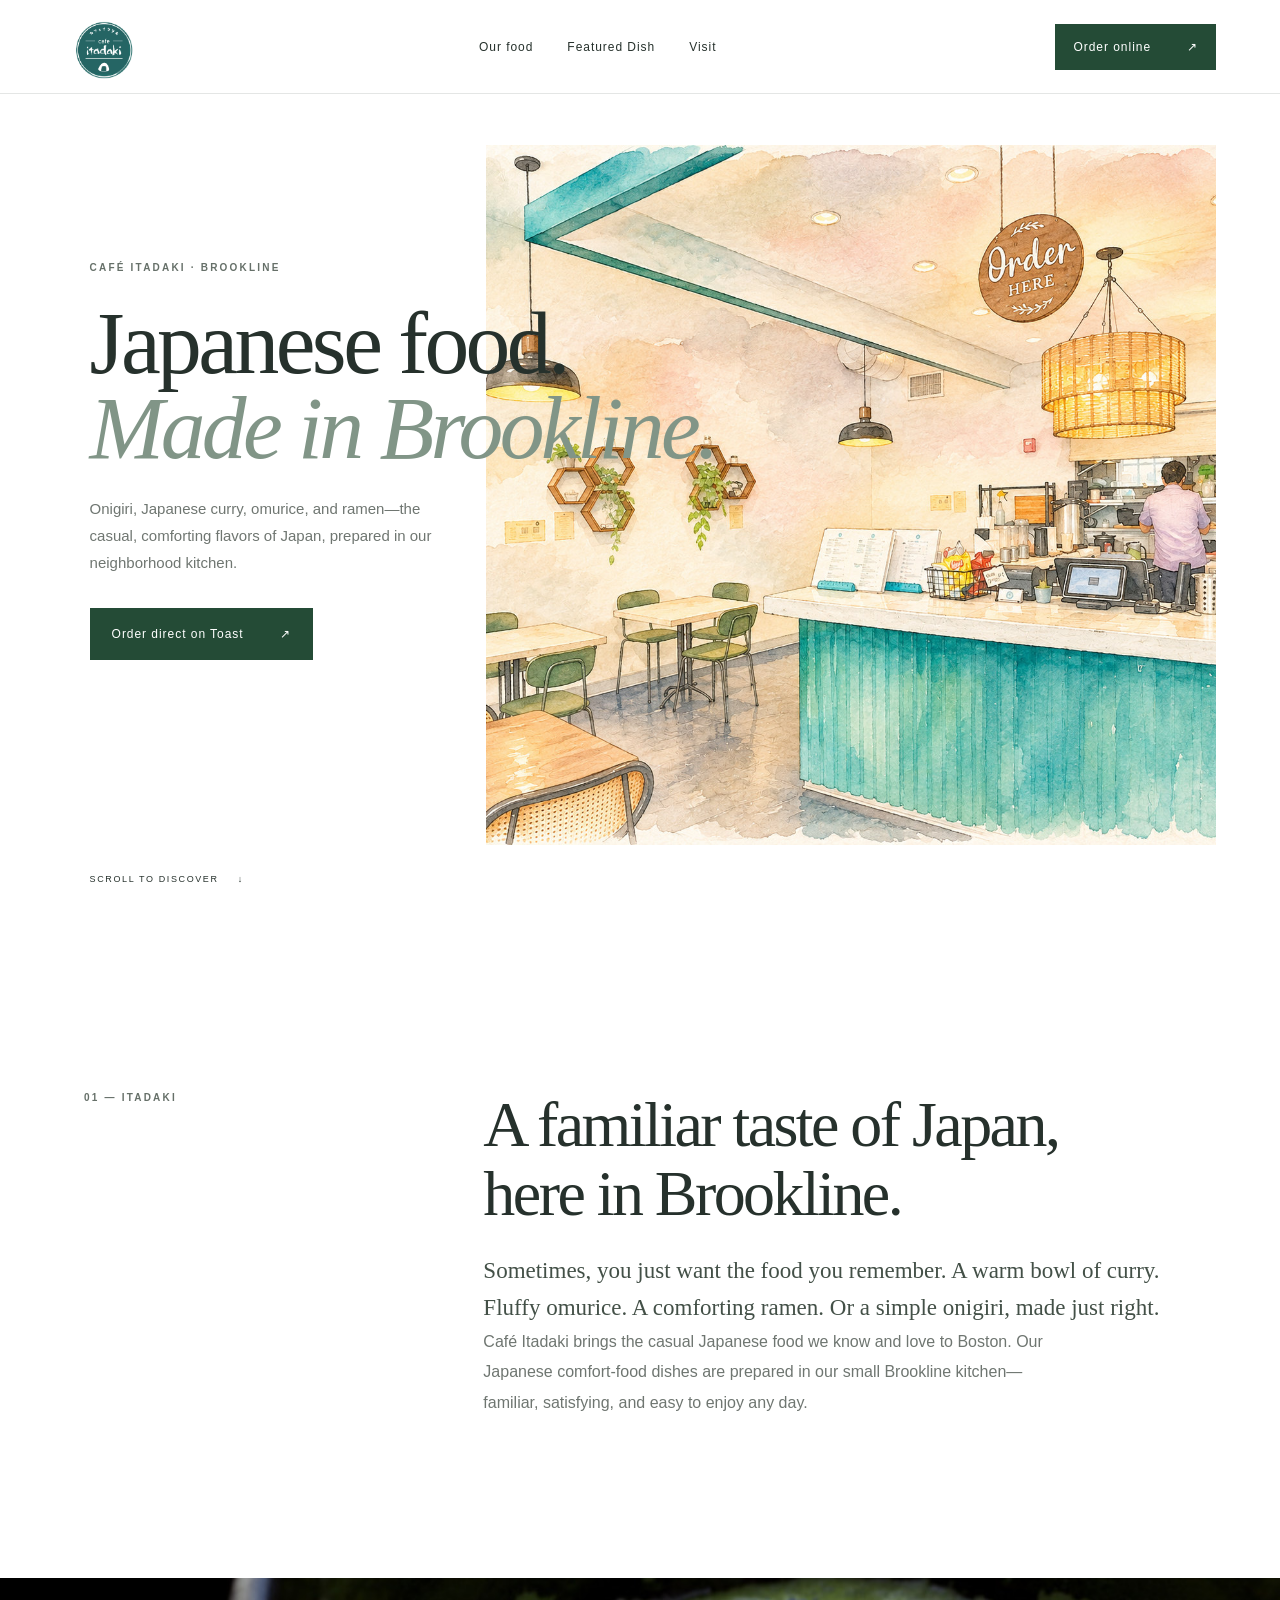
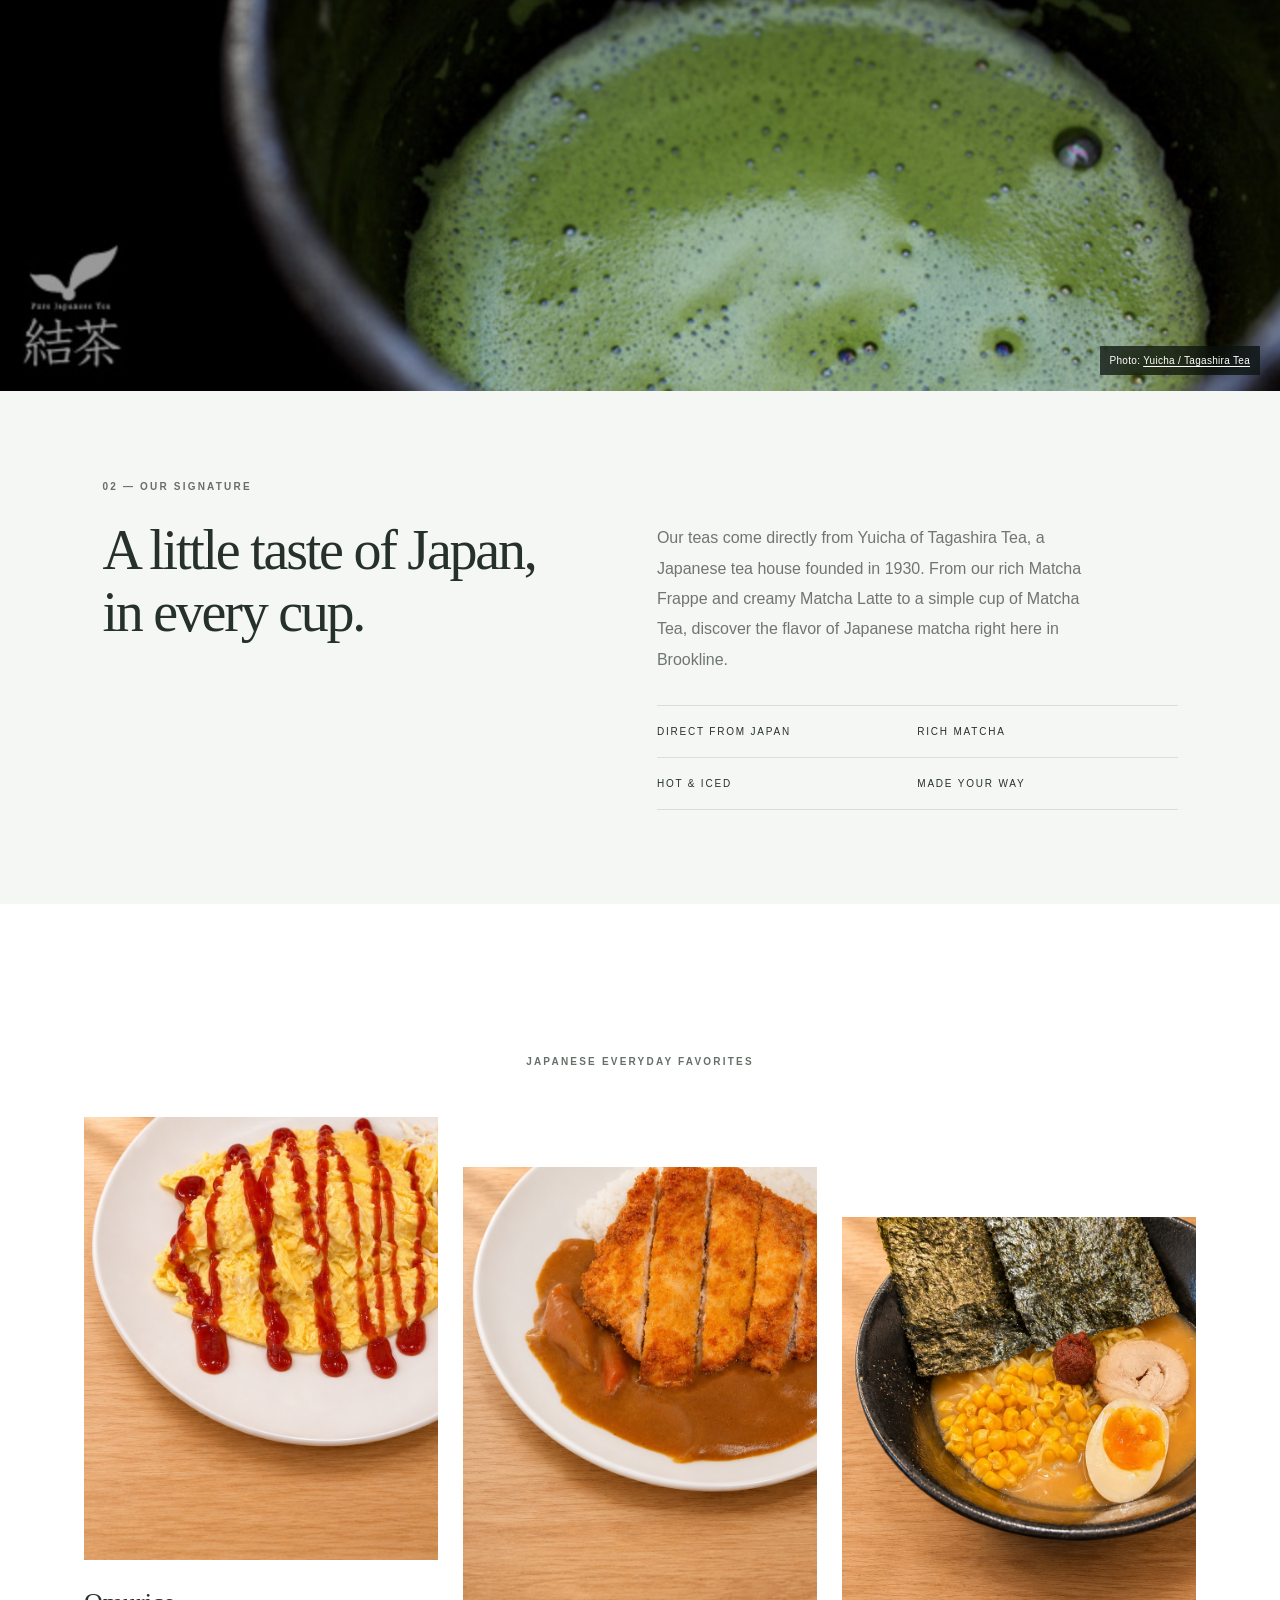
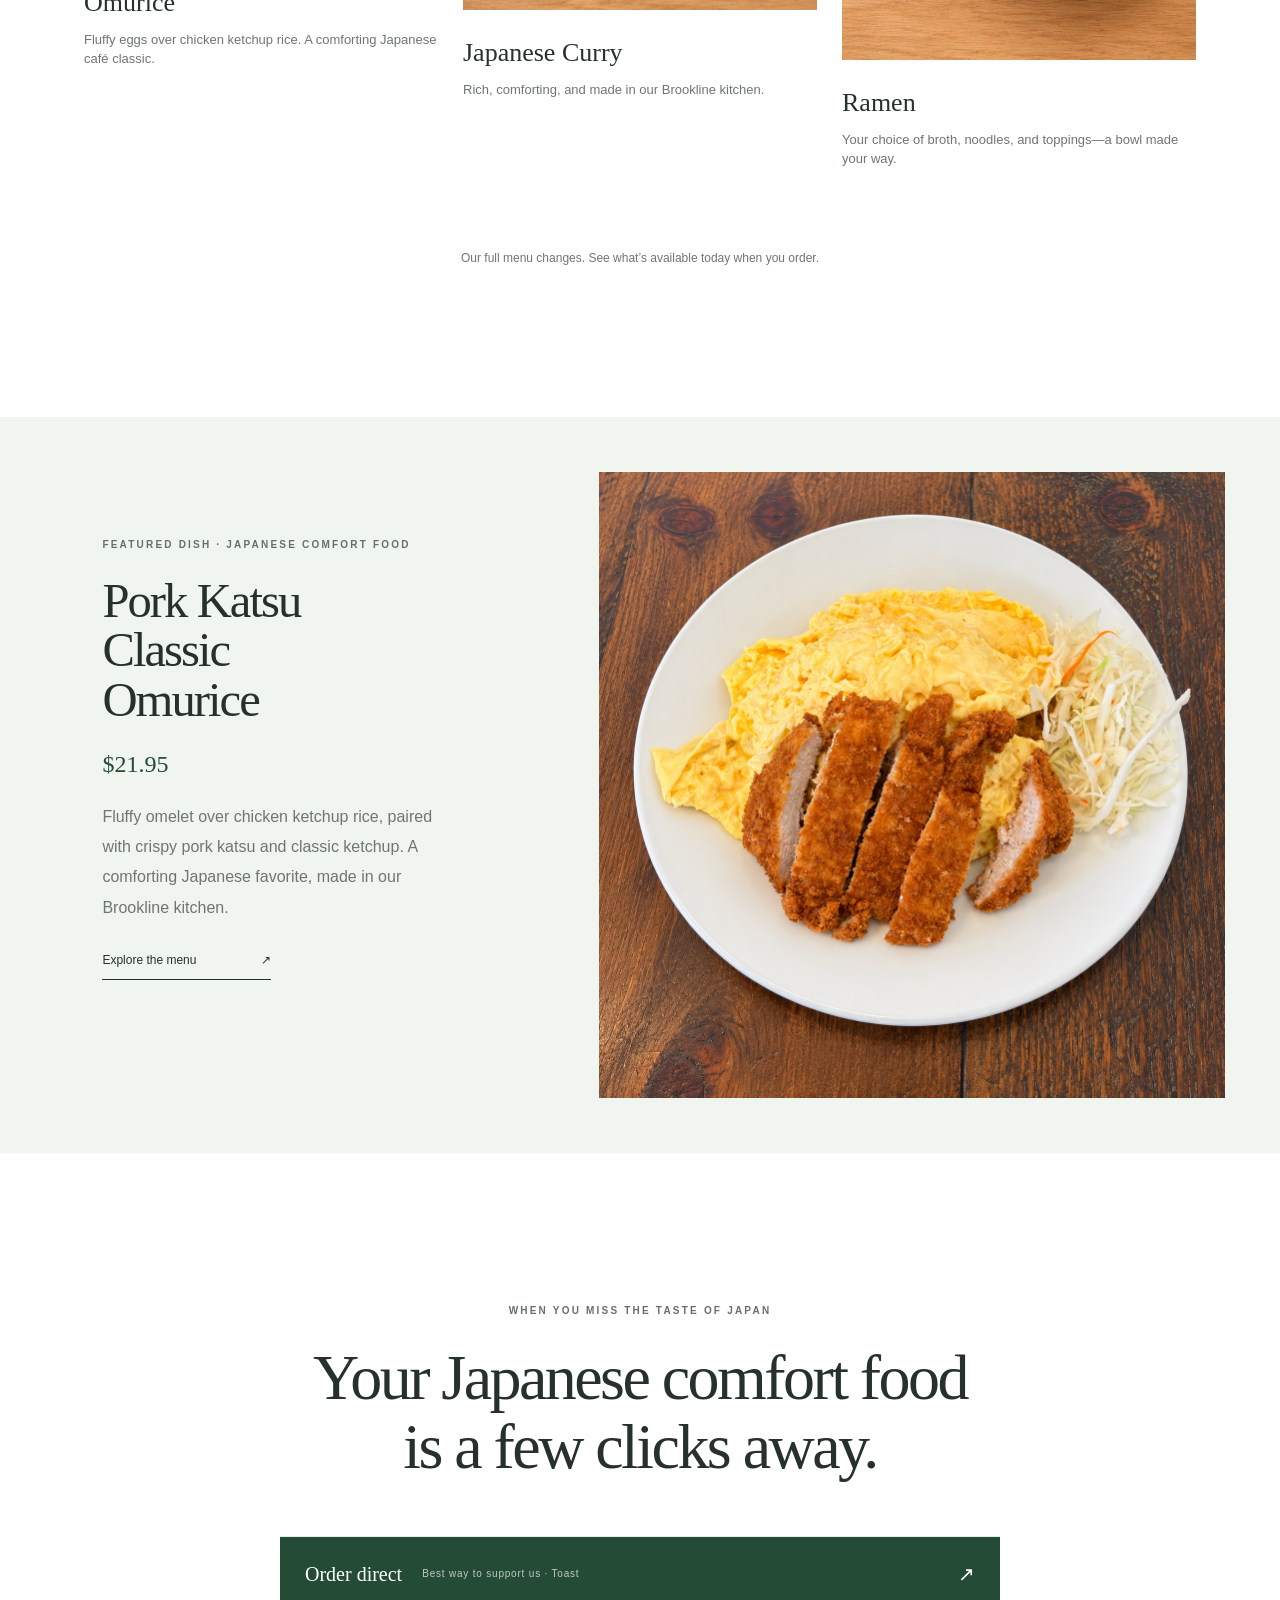
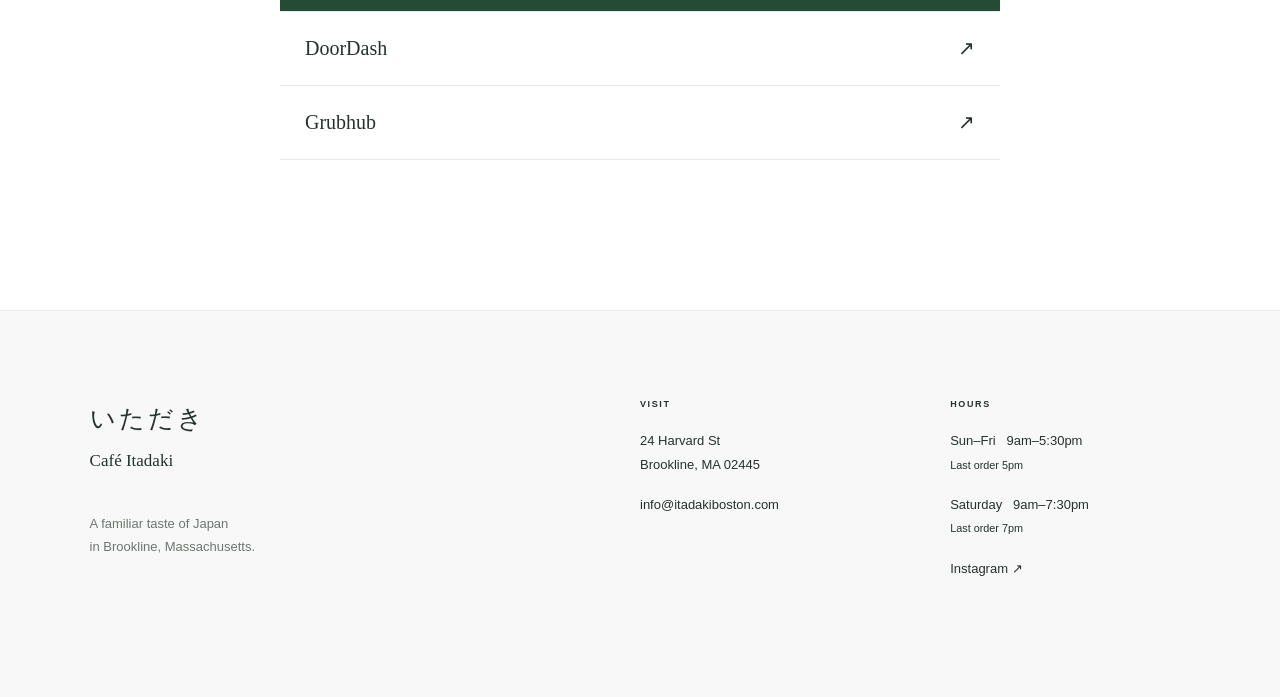
<file: index.html>
<!doctype html>
<html lang="en">
<head>
  <meta charset="utf-8">
  <meta name="viewport" content="width=device-width, initial-scale=1">
  <title>Café Itadaki | Japanese Comfort Food in Brookline</title>
  <meta name="description" content="Japanese comfort food, onigiri, curry, omurice and ramen in Brookline, Massachusetts.">
  <meta name="robots" content="noindex, nofollow">
  <link rel="icon" href="favicon.svg" type="image/svg+xml">
  <link rel="stylesheet" href="styles.css?v=20261116-matcha-wide-1">
</head>
<body>
<a class="skipLink" href="#story">Skip to content</a>
<main>
<header class="nav">
<a class="brand" href="#top" aria-label="Café Itadaki home">
<img src="cafe-itadaki-logo.png" alt="Café Itadaki"/>
</a>
<nav aria-label="Main navigation">
<a href="#story">Our food</a>
<a href="#seasonal">Featured Dish</a>
<a href="#visit">Visit</a>
</nav>
<a class="order orderSmall" href="https://order.toasttab.com/online/cafe-itadaki-24-harvard-st" target="_blank" rel="noopener noreferrer">Order online <span>↗</span>
</a>
</header>
<section class="hero" id="top">
<figure class="photo heroPhoto">
<img src="hero-itadaki-watercolor-20261116.jpg" alt="Watercolor illustration of Café Itadaki in Brookline with its teal counter, seating, warm pendant lights and staff" fetchpriority="high"/>
</figure>
<div class="heroCopy">
<p class="eyebrow">CAFÉ ITADAKI · BROOKLINE</p>
<h1>Japanese food.<br/>
<em>Made in Brookline.</em>
</h1>
<p>Onigiri, Japanese curry, omurice, and ramen—the casual, comforting flavors of Japan, prepared in our neighborhood kitchen.</p>
<a class="order" href="https://order.toasttab.com/online/cafe-itadaki-24-harvard-st" target="_blank" rel="noopener noreferrer">Order direct on Toast <span>↗</span>
</a>
</div>
<p class="scroll">SCROLL TO DISCOVER <span>↓</span>
</p>
</section>
<section class="intro wrap" id="story">
<p class="sectionNo">01 — ITADAKI</p>
<div>
<h2>A familiar taste of Japan,<br/>here in Brookline.</h2>
<p class="lead">Sometimes, you just want the food you remember. A warm bowl of curry. Fluffy omurice. A comforting ramen. Or a simple onigiri, made just right.</p>
<p>Café Itadaki brings the casual Japanese food we know and love to Boston. Our Japanese comfort-food dishes are prepared in our small Brookline kitchen—familiar, satisfying, and easy to enjoy any day.</p>
</div>
</section>
<section class="hands">
<figure class="photo matchaPhoto">
<img loading="lazy" decoding="async" src="yuicha-matcha-supplier-20261116.jpg" alt="Close-up of vibrant green matcha in a dark bowl with the Yuicha logo"/>
<figcaption>Photo: <a href="https://www.yuicha.jp/english/quality/" target="_blank" rel="noopener noreferrer">Yuicha / Tagashira Tea</a></figcaption>
</figure>
<div class="handsText">
<p class="sectionNo">02 — OUR SIGNATURE</p>
<h2>A little taste of Japan,<br/>in every cup.</h2>
<p>Our teas come directly from Yuicha of Tagashira Tea, a Japanese tea house founded in 1930. From our rich Matcha Frappe and creamy Matcha Latte to a simple cup of Matcha Tea, discover the flavor of Japanese matcha right here in Brookline.</p>
<div class="verbs">
<span>DIRECT FROM JAPAN</span>
<span>RICH MATCHA</span>
<span>HOT &amp; ICED</span>
<span>MADE YOUR WAY</span>
</div>
</div>
</section>
<section class="favorites wrap" id="favorites">
<p class="sectionNo">JAPANESE EVERYDAY FAVORITES</p>
<div class="cards">
<article>
<figure class="photo dishOmurice">
<img loading="lazy" decoding="async" src="omurice-plain-retouched.jpg" alt="Café Itadaki classic omurice with fluffy eggs and ketchup"/>
</figure>
<div>
<h3>Omurice</h3>
<p>Fluffy eggs over chicken ketchup rice. A comforting Japanese café classic.</p>
</div>
</article>
<article>
<figure class="photo dishCurry">
<img loading="lazy" decoding="async" src="curry-retouched.jpg" alt="Café Itadaki pork katsu curry with Japanese rice"/>
</figure>
<div>
<h3>Japanese Curry</h3>
<p>Rich, comforting, and made in our Brookline kitchen.</p>
</div>
</article>
<article>
<figure class="photo dishRamen">
<img loading="lazy" decoding="async" src="ramen-retouched.jpg" alt="Café Itadaki miso ramen with chashu pork, egg, corn, nori and spicy miso"/>
</figure>
<div>
<h3>Ramen</h3>
<p>Your choice of broth, noodles, and toppings—a bowl made your way.</p>
</div>
</article>
</div>
<p class="menuNote">Our full menu changes. See what’s available today when you order.</p>
</section>
<section class="season" id="seasonal">
<div class="seasonCopy">
<p class="sectionNo">FEATURED DISH · JAPANESE COMFORT FOOD</p>
<h2>Pork Katsu<br/>Classic<br/>Omurice</h2>
<p class="featurePrice">$21.95</p>
<p>Fluffy omelet over chicken ketchup rice, paired with crispy pork katsu and classic ketchup. A comforting Japanese favorite, made in our Brookline kitchen.</p>
<a href="https://order.toasttab.com/online/cafe-itadaki-24-harvard-st" target="_blank" rel="noopener noreferrer">Explore the menu <span>↗</span>
</a>
</div>
<figure class="photo featuredPhoto">
<img loading="lazy" decoding="async" src="pork-katsu-omurice.png" alt="Pork Katsu Classic omurice with fluffy eggs and crispy pork cutlet"/>

</figure>
</section>
<section class="orderSection">
<p class="eyebrow">WHEN YOU MISS THE TASTE OF JAPAN</p>
<h2>Your Japanese comfort food<br/>is a few clicks away.</h2>
<div class="orderLinks">
<a class="primary" href="https://order.toasttab.com/online/cafe-itadaki-24-harvard-st" target="_blank" rel="noopener noreferrer">
<b>Order direct</b>
<small>Best way to support us · Toast</small>
<span>↗</span>
</a>
<a href="https://www.doordash.com/store/cafe-itadaki-brookline-31956523/" target="_blank" rel="noopener noreferrer">DoorDash <span>↗</span>
</a>
<a href="https://www.grubhub.com/restaurant/cafe-itadaki-24-harvard-st-brookline/9759376" target="_blank" rel="noopener noreferrer">Grubhub <span>↗</span>
</a>
</div>
</section>
<footer id="visit">
<div class="footerBrand">
<b>いただき</b>
<span>Café Itadaki</span>
<p>A familiar taste of Japan<br/>in Brookline, Massachusetts.</p>
</div>
<div>
<p class="footerLabel">VISIT</p>
<a href="https://maps.google.com/?q=24+Harvard+St+Brookline+MA+02445" target="_blank" rel="noopener noreferrer">24 Harvard St<br/>Brookline, MA 02445</a>
<a href="mailto:info@itadakiboston.com">info@itadakiboston.com</a>
</div>
<div>
<p class="footerLabel">HOURS</p>
<p>Sun–Fri   9am–5:30pm<br/><small>Last order 5pm</small></p>
<p>Saturday   9am–7:30pm<br/><small>Last order 7pm</small></p>
<a href="https://www.instagram.com/cafeitadaki.boston/" target="_blank" rel="noopener noreferrer">Instagram ↗</a>
</div>
</footer>
<a class="mobileOrder" href="https://order.toasttab.com/online/cafe-itadaki-24-harvard-st" target="_blank" rel="noopener noreferrer">Order on Toast <span>↗</span>
</a>
</main>
</body>
</html>
</file>
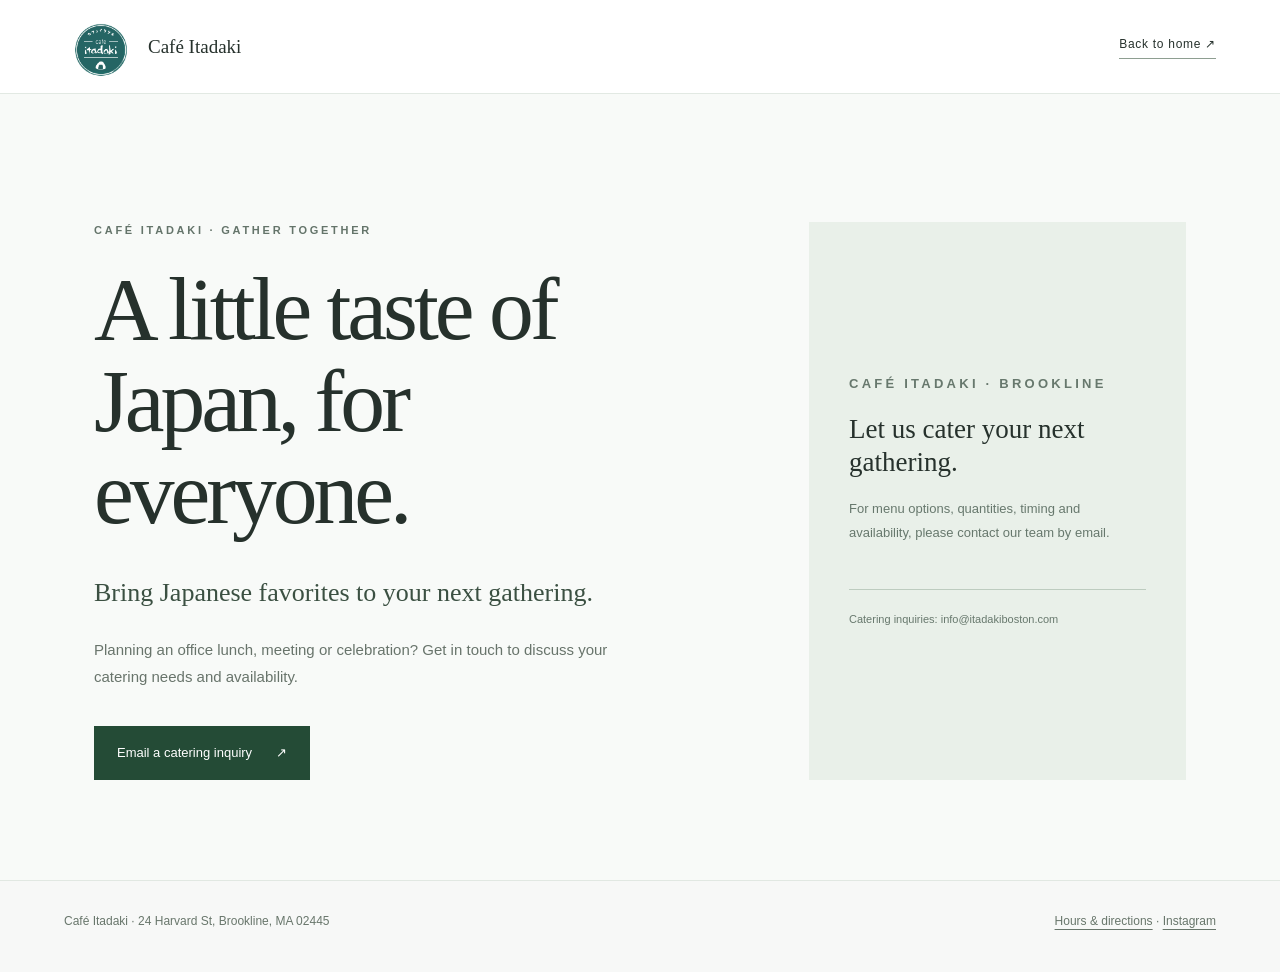
<file: catering/index.html>
<!doctype html>
<html lang="en">
<head>
<meta charset="utf-8">
<meta name="viewport" content="width=device-width,initial-scale=1">
<meta name="robots" content="noindex,nofollow">
<meta name="description" content="Catering | Café Itadaki, Brookline, Massachusetts">
<title>Catering | Café Itadaki</title>
<link rel="icon" href="../favicon.svg" type="image/svg+xml">
<link rel="stylesheet" href="../styles.css">
<link rel="stylesheet" href="../landing.css">
</head>
<body class="landing-body">
<a class="skipLink" href="#content">Skip to content</a>
<header class="landing-header">
<a class="landing-logo" href="../index.html" aria-label="Café Itadaki home"><img src="../cafe-itadaki-logo.png" alt="" /><span>Café Itadaki</span></a>
<a class="landing-back" href="../index.html">Back to home ↗</a>
</header>
<main id="content" class="landing-main">
<section>
<p class="landing-kicker">CAFÉ ITADAKI · GATHER TOGETHER</p>
<h1 class="landing-title">A little taste of Japan, for everyone.</h1>
<p class="landing-lead">Bring Japanese favorites to your next gathering.</p>
<p class="landing-detail">Planning an office lunch, meeting or celebration? Get in touch to discuss your catering needs and availability.</p>
<div class="landing-cta-group"><a class="landing-cta" href="mailto:info@itadakiboston.com?subject=Cafe%20Itadaki%20Catering%20Inquiry">Email a catering inquiry <span aria-hidden="true">↗</span></a></div>
</section>
<aside class="landing-card" aria-label="More information">
<p class="landing-kicker">CAFÉ ITADAKI · BROOKLINE</p>
<h2>Let us cater your next gathering.</h2>
<p>For menu options, quantities, timing and availability, please contact our team by email.</p>

<p class="fineprint">Catering inquiries: info@itadakiboston.com</p>
</aside>
</main>
<footer class="landing-footer"><p>Café Itadaki · 24 Harvard St, Brookline, MA 02445</p><p><a href="../index.html#visit">Hours &amp; directions</a> · <a href="https://www.instagram.com/cafeitadaki.boston/" target="_blank" rel="noopener noreferrer">Instagram</a></p></footer>
</body>
</html>
</file>
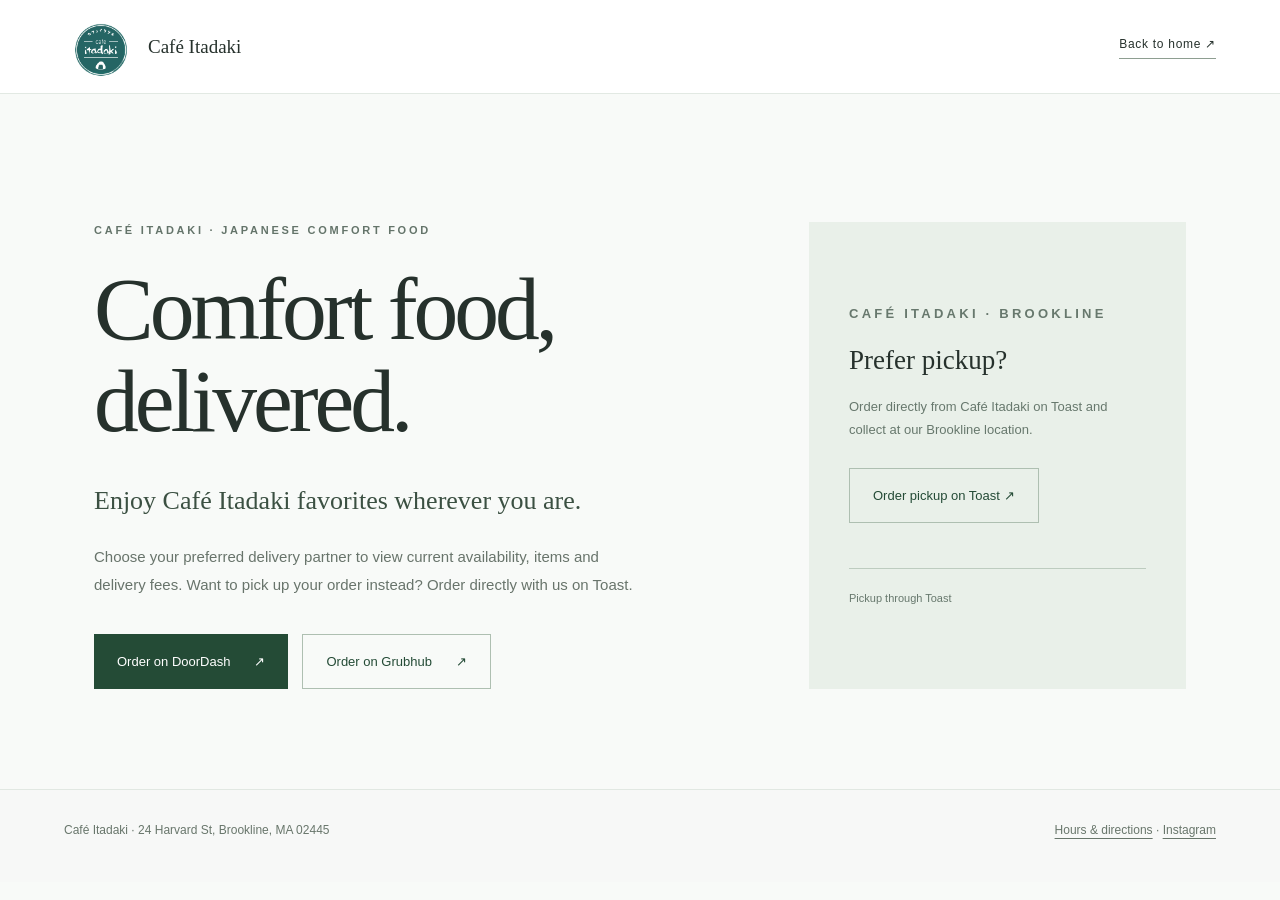
<file: delivery/index.html>
<!doctype html>
<html lang="en">
<head>
<meta charset="utf-8">
<meta name="viewport" content="width=device-width,initial-scale=1">
<meta name="robots" content="noindex,nofollow">
<meta name="description" content="Delivery | Café Itadaki, Brookline, Massachusetts">
<title>Delivery | Café Itadaki</title>
<link rel="icon" href="../favicon.svg" type="image/svg+xml">
<link rel="stylesheet" href="../styles.css">
<link rel="stylesheet" href="../landing.css">
</head>
<body class="landing-body">
<a class="skipLink" href="#content">Skip to content</a>
<header class="landing-header">
<a class="landing-logo" href="../index.html" aria-label="Café Itadaki home"><img src="../cafe-itadaki-logo.png" alt="" /><span>Café Itadaki</span></a>
<a class="landing-back" href="../index.html">Back to home ↗</a>
</header>
<main id="content" class="landing-main">
<section>
<p class="landing-kicker">CAFÉ ITADAKI · JAPANESE COMFORT FOOD</p>
<h1 class="landing-title">Comfort food, delivered.</h1>
<p class="landing-lead">Enjoy Café Itadaki favorites wherever you are.</p>
<p class="landing-detail">Choose your preferred delivery partner to view current availability, items and delivery fees. Want to pick up your order instead? Order directly with us on Toast.</p>
<div class="landing-cta-group"><a class="landing-cta" href="https://www.doordash.com/store/cafe-itadaki-brookline-31956523/" target="_blank" rel="noopener noreferrer">Order on DoorDash <span aria-hidden="true">↗</span></a>
<a class="landing-cta secondary" href="https://www.grubhub.com/restaurant/cafe-itadaki-24-harvard-st-brookline/9759376" target="_blank" rel="noopener noreferrer">Order on Grubhub <span aria-hidden="true">↗</span></a></div>
</section>
<aside class="landing-card" aria-label="More information">
<p class="landing-kicker">CAFÉ ITADAKI · BROOKLINE</p>
<h2>Prefer pickup?</h2>
<p>Order directly from Café Itadaki on Toast and collect at our Brookline location.</p>
<a class="landing-cta secondary" style="margin-top:26px;align-self:flex-start" href="https://order.toasttab.com/online/cafe-itadaki-24-harvard-st" target="_blank" rel="noopener noreferrer">Order pickup on Toast ↗</a>
<p class="fineprint">Pickup through Toast</p>
</aside>
</main>
<footer class="landing-footer"><p>Café Itadaki · 24 Harvard St, Brookline, MA 02445</p><p><a href="../index.html#visit">Hours &amp; directions</a> · <a href="https://www.instagram.com/cafeitadaki.boston/" target="_blank" rel="noopener noreferrer">Instagram</a></p></footer>
</body>
</html>
</file>
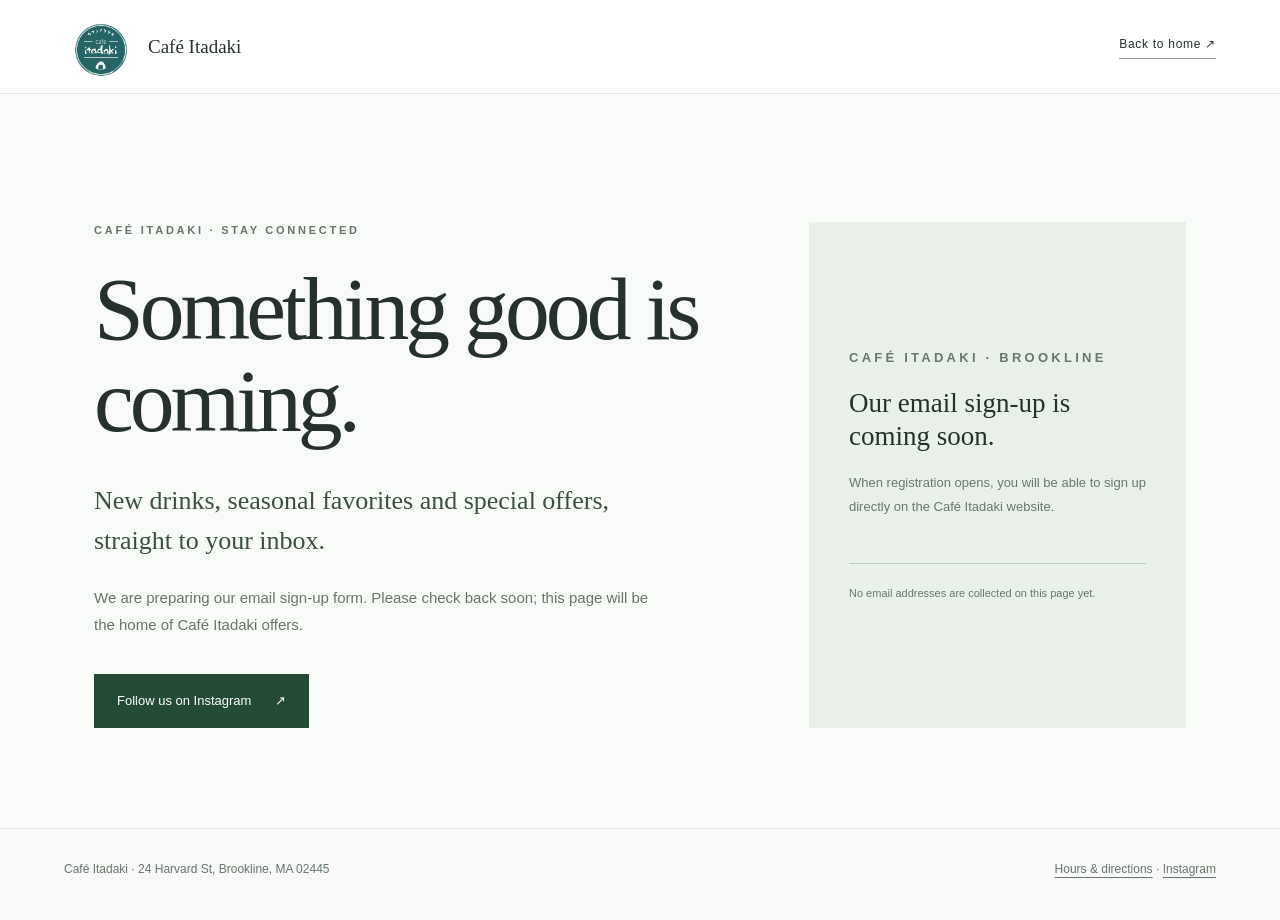
<file: offers/index.html>
<!doctype html>
<html lang="en">
<head>
<meta charset="utf-8">
<meta name="viewport" content="width=device-width,initial-scale=1">
<meta name="robots" content="noindex,nofollow">
<meta name="description" content="Special Offers | Café Itadaki, Brookline, Massachusetts">
<title>Special Offers | Café Itadaki</title>
<link rel="icon" href="../favicon.svg" type="image/svg+xml">
<link rel="stylesheet" href="../styles.css">
<link rel="stylesheet" href="../landing.css">
</head>
<body class="landing-body">
<a class="skipLink" href="#content">Skip to content</a>
<header class="landing-header">
<a class="landing-logo" href="../index.html" aria-label="Café Itadaki home"><img src="../cafe-itadaki-logo.png" alt="" /><span>Café Itadaki</span></a>
<a class="landing-back" href="../index.html">Back to home ↗</a>
</header>
<main id="content" class="landing-main">
<section>
<p class="landing-kicker">CAFÉ ITADAKI · STAY CONNECTED</p>
<h1 class="landing-title">Something good is coming.</h1>
<p class="landing-lead">New drinks, seasonal favorites and special offers, straight to your inbox.</p>
<p class="landing-detail">We are preparing our email sign-up form. Please check back soon; this page will be the home of Café Itadaki offers.</p>
<div class="landing-cta-group"><a class="landing-cta" href="https://www.instagram.com/cafeitadaki.boston/" target="_blank" rel="noopener noreferrer">Follow us on Instagram <span aria-hidden="true">↗</span></a></div>
</section>
<aside class="landing-card" aria-label="More information">
<p class="landing-kicker">CAFÉ ITADAKI · BROOKLINE</p>
<h2>Our email sign-up is coming soon.</h2>
<p>When registration opens, you will be able to sign up directly on the Café Itadaki website.</p>

<p class="fineprint">No email addresses are collected on this page yet.</p>
</aside>
</main>
<footer class="landing-footer"><p>Café Itadaki · 24 Harvard St, Brookline, MA 02445</p><p><a href="../index.html#visit">Hours &amp; directions</a> · <a href="https://www.instagram.com/cafeitadaki.boston/" target="_blank" rel="noopener noreferrer">Instagram</a></p></footer>
</body>
</html>
</file>
<file: styles.css>
/* Café Itadaki — static preview. No build dependencies. */
* { box-sizing: border-box; margin: 0; padding: 0; }
html { line-height: 1.5; -webkit-text-size-adjust: 100%; }
h1, h2, h3 { font-size: inherit; font-weight: inherit; }
b, strong { font-weight: bolder; }
img { display: block; max-width: 100%; height: auto; }
:root{
--ink:#26312c;
--muted:#6f7671;
--line:#e7eae7;
--mist:#f5f7f5;
--sage:#dbe8d9;
--green:#244b36}
*{
box-sizing:border-box}
html{
scroll-behavior:smooth}
body{
color:var(--ink);
background:#fff;
margin:0;
font-family:Arial,Hiragino Kaku Gothic ProN,sans-serif}
a{
color:inherit;
text-decoration:none}
.wrap{
max-width:1240px;
margin:auto}
.nav{
z-index:3;
background:#fffffff5;
border-bottom:1px solid #26312c1f;
justify-content:space-between;
align-items:center;
width:100%;
height:94px;
padding:0 5vw;
display:flex;
position:absolute}
.brand{
align-items:center;
gap:13px;
display:flex}
.brand b,.footerBrand b{
letter-spacing:.12em;
font-family:Hiragino Mincho ProN,serif;
font-size:25px;
font-weight:500}
.brand span,.footerBrand span{
font-family:Georgia,serif;
font-size:17px}
.nav nav{
letter-spacing:.08em;
gap:34px;
font-size:12px;
display:flex}
.order{
background:var(--green);
color:#fff;
letter-spacing:.08em;
justify-content:space-between;
align-items:center;
gap:36px;
padding:17px 22px;
font-size:12px;
display:inline-flex}
.orderSmall{
padding:14px 18px}
.hero{
min-height:930px;
padding-top:94px;
position:relative}
.photo{
background:linear-gradient(135deg,#f3f6f2,#e9eee9);
position:relative;
overflow:hidden}
.photo:before{
content:"";
aspect-ratio:1;
filter:blur(1px);
background:#ffffff8c;
border-radius:50%;
width:55%;
position:absolute;
top:10%;
right:8%}
.photo span{
color:#79817c;
letter-spacing:.1em;
text-transform:uppercase;
font-size:11px;
position:absolute;
bottom:25px;
left:28px}
.photo small{
letter-spacing:.18em;
color:#9ca39f;
margin-top:6px;
font-size:8px;
display:block}
.heroPhoto{
width:57vw;
height:700px;
position:absolute;
top:145px;
right:5vw}
.heroCopy{
z-index:2;
position:absolute;
top:260px;
left:7vw}
.eyebrow,.sectionNo{
letter-spacing:.22em;
color:#667069;
font-size:10px;
font-weight:700}
.hero h1,.intro h2,.hands h2,.season h2,.orderSection h2{
letter-spacing:-.04em;
margin:25px 0;
font-family:Georgia,Times New Roman,serif;
font-weight:400}
.hero h1{
font-size:clamp(58px,7vw,108px);
line-height:.95}
.hero h1 em{
color:#819587;
font-weight:400}
.heroCopy>p:not(.eyebrow){
width:min(370px,30vw);
color:var(--muted);
margin:0 0 32px;
font-size:15px;
line-height:1.8}
.scroll{
letter-spacing:.18em;
font-size:9px;
position:absolute;
bottom:44px;
left:7vw}
.scroll span{
margin-left:15px}
.intro{
grid-template-columns:1fr 2.1fr;
gap:60px;
padding:160px 5vw;
display:grid}
.intro>div{
max-width:800px}
.intro h2{
margin-top:0;
font-size:clamp(42px,5vw,73px);
line-height:1.08}
.intro .lead{
color:#435047;
font-family:Georgia,serif;
font-size:23px;
line-height:1.6}
.intro>div>p:last-child{
max-width:570px;
color:var(--muted);
line-height:1.9}
.hands{
grid-template-columns:1.2fr 1fr;
min-height:670px;
display:grid}
.hands>.photo{
background:linear-gradient(145deg,#eef3ef,#dfe8e0)}
.handsText{
background:var(--mist);
padding:115px 9vw}
.hands h2{
font-size:56px;
line-height:1.1}
.handsText>p:not(.sectionNo){
color:var(--muted);
max-width:450px;
line-height:1.9}
.verbs{
border-top:1px solid #d9deda;
grid-template-columns:1fr 1fr;
margin-top:70px;
display:grid}
.verbs span{
letter-spacing:.18em;
border-bottom:1px solid #d9deda;
padding:18px 0;
font-size:10px}
.favorites{
padding:150px 5vw}
.favorites>.sectionNo{
text-align:center;
margin-bottom:48px}
.cards{
grid-template-columns:repeat(3,1fr);
gap:25px;
display:grid}
.cards article>.photo{
height:450px}
.cards article:nth-child(2)>.photo{
margin-top:50px}
.cards article:nth-child(3)>.photo{
margin-top:100px}
.cards h3{
margin:23px 0 8px;
font-family:Georgia,serif;
font-size:26px;
font-weight:400}
.cards p{
color:var(--muted);
font-size:13px}
.menuNote{
color:var(--muted);
margin-top:80px;
font-size:12px;
text-align:center!important}
.season{
background:#f0f5f0;
grid-template-columns:.85fr 1.15fr;
min-height:700px;
display:grid}
.seasonCopy{
padding:120px 8vw}
.season h2{
font-size:72px;
line-height:.95}
.seasonCopy>p:not(.sectionNo){
color:var(--muted);
max-width:420px;
line-height:1.9}
.seasonCopy>a{
border-bottom:1px solid var(--ink);
gap:65px;
margin-top:28px;
padding-bottom:10px;
font-size:12px;
display:inline-flex}
.season>.photo{
background:linear-gradient(140deg,#f5f0e8,#e9e1d5);
margin:55px}
.orderSection{
text-align:center;
padding:150px 5vw}
.orderSection h2{
font-size:64px;
line-height:1.08}
.orderLinks{
border-top:1px solid var(--line);
max-width:720px;
margin:55px auto 0}
.orderLinks a{
border-bottom:1px solid var(--line);
align-items:center;
min-height:74px;
padding:0 25px;
font-family:Georgia,serif;
font-size:20px;
display:flex}
.orderLinks a span{
margin-left:auto}
.orderLinks .primary{
background:var(--green);
color:#fff;
text-align:left;
padding:22px 25px}
.orderLinks .primary b{
font-weight:400}
.orderLinks .primary small{
opacity:.7;
letter-spacing:.08em;
margin-left:20px;
font:10px Arial,sans-serif}
footer{
border-top:1px solid var(--line);
background:#f7f8f7;
grid-template-columns:2fr 1fr 1fr;
gap:70px;
padding:85px 7vw 100px;
font-size:13px;
line-height:1.8;
display:grid}
.footerBrand{
flex-direction:column;
align-items:flex-start;
display:flex}
.footerBrand span{
margin-top:5px}
.footerBrand p{
color:var(--muted);
margin-top:35px}
.footerLabel{
letter-spacing:.18em;
font-size:9px;
font-weight:700}
.footerLabel i{
color:#a35f50;
margin-left:8px;
font-style:normal}
.footerLabel~a,.footerLabel~p{
margin:17px 0;
display:block}
.mobileOrder{
display:none}
@media (width<=800px){
.nav{
height:72px;
padding:0 20px}
.nav nav,.orderSmall{
display:none}
.hero{
flex-direction:column;
min-height:780px;
padding-top:72px;
display:flex}
.heroPhoto{
order:2;
width:calc(100% - 40px);
height:390px;
margin:30px 20px 0;
position:relative;
top:auto;
right:auto}
.heroCopy{
padding:70px 25px 0;
position:relative;
top:auto;
left:auto}
.hero h1{
font-size:54px}
.heroCopy>p:not(.eyebrow){
width:auto}
.scroll{
display:none}
.intro{
padding:100px 25px;
display:block}
.intro>.sectionNo{
margin-bottom:40px}
.intro h2{
font-size:40px}
.intro .lead{
font-size:19px}
.hands{
display:block}
.hands>.photo{
height:480px}
.handsText{
padding:80px 25px}
.hands h2{
font-size:45px}
.favorites{
padding:100px 20px}
.cards{
display:block}
.cards article{
margin-bottom:55px}
.cards article>.photo,.cards article:nth-child(2)>.photo,.cards article:nth-child(3)>.photo{
height:390px;
margin-top:0}
.season{
flex-direction:column;
display:flex}
.seasonCopy{
padding:90px 25px}
.season h2{
font-size:53px}
.season>.photo{
order:-1;
height:430px;
margin:0 20px 30px}
.orderSection{
padding:100px 22px}
.orderSection h2{
font-size:41px}
.orderLinks .primary small{
display:none}
footer{
grid-template-columns:1fr;
gap:40px;
padding:70px 25px 110px}
.mobileOrder{
z-index:10;
background:var(--green);
color:#fff;
justify-content:space-between;
padding:18px 20px;
font-size:13px;
display:flex;
position:fixed;
bottom:12px;
left:12px;
right:12px;
box-shadow:0 8px 30px #00000024}
}
.photo{
background:#f5f5f2;
margin:0}
.photo:before{
display:none}
.photo img{
object-fit:cover;
width:100%;
height:100%;
display:block}
.photo figcaption{
color:#67706b;
letter-spacing:.11em;
text-transform:uppercase;
-webkit-backdrop-filter:blur(8px);
backdrop-filter:blur(8px);
background:#ffffffe0;
padding:7px 10px;
font-size:8px;
position:absolute;
bottom:16px;
left:18px}
.heroPhoto img,.hands>.photo img{
object-position:center}
.cropOnigiri img{
object-position:77% 68%;
transform:scale(1.45)}
.cropKatsu img{
object-position:56% 12%;
transform:scale(1.25)}
.cropMatcha img{
object-position:92% 5%;
transform:scale(1.6)}
.cropCurryCard img{
object-position:20% 72%;
transform:scale(1.13)}
.cropOmurice img{
object-position:50% 35%;
transform:scale(1.28)}
.cropCurry img{
object-position:20% 72%;
transform:scale(1.13)}
@media (width<=800px){
.heroPhoto img{
object-position:66% center}
.photo figcaption{
font-size:7px;
bottom:10px;
left:10px}
.cropOnigiri img{
transform:scale(1.25)}
.cropKatsu img{
transform:scale(1.15)}
.cropMatcha img{
transform:scale(1.35)}
}
.brand{
gap:0;
width:76px;
height:76px}
.brand img{
object-fit:contain;
width:100%;
height:100%;
display:block}
@media (width<=800px){
.brand{
width:58px;
height:58px}
.hero h1{
font-size:48px}
}


/* Keyboard navigation and reduced-motion support. */
.skipLink { position: fixed; top: -100px; left: 16px; z-index: 20; padding: 12px 20px; background: white; color: var(--ink); }
.skipLink:focus { top: 12px; }
a:focus-visible { outline: 3px solid #aa6b37; outline-offset: 5px; }
@media (prefers-reduced-motion: reduce) { html { scroll-behavior: auto; } }
@media (max-width: 380px) { .hero h1 { font-size: 42px; } }

/* Featured dish: keep the full product name readable beside the photograph. */
.season h2 { font-size: clamp(34px, 3.8vw, 56px); line-height: 1.02; }
.seasonCopy > p.featurePrice { color: var(--green); font: 24px Georgia, serif; margin-bottom: 24px; }
.featuredPhoto img { object-position: center; }
@media (max-width: 800px) { .season h2 { font-size: 48px; } }

.season h2 span { white-space: nowrap; }

/* Actual café dishes replace the shared sample collage. */
.dishOmurice img { object-position: left bottom; transform: scale(1.38); transform-origin: left bottom; }
.dishCurry img { object-position: left bottom; transform: scale(1.4); transform-origin: left bottom; }
.dishRamen img { object-position: left bottom; transform: scale(1.32); transform-origin: left bottom; }

/* Preserve the crop across screen widths instead of making narrow cards excessively tall. */
.cards article > .photo,
.cards article:nth-child(2) > .photo,
.cards article:nth-child(3) > .photo { height: auto; aspect-ratio: 4 / 5; }


/* Yuicha matcha photo: preserve the entire owner-supplied 1406 x 454 panorama. */
.hands {
  display: grid;
  grid-template-columns: minmax(0,1fr);
  min-height: 0;
}
.hands > .photo.matchaPhoto {
  width:100%;
  height:auto;
  aspect-ratio:1406 / 454;
  background:#080d08;
}
.hands > .photo.matchaPhoto img {
  width:100%;
  height:100%;
  object-fit:contain;
  object-position:center;
}
.hands > .photo.matchaPhoto figcaption {
  left:auto;
  right:20px;
  bottom:16px;
  z-index:1;
  background:rgba(7,14,9,.72);
  color:#fff;
  text-transform:none;
  letter-spacing:.03em;
  font-size:10px;
}
.hands > .photo.matchaPhoto figcaption a {
  color:inherit;
  text-decoration:underline;
  text-underline-offset:2px;
}
.handsText {
  display:grid;
  grid-template-columns:minmax(0,1fr) minmax(0,1.12fr);
  column-gap:clamp(28px,7vw,125px);
  align-items:start;
  padding:88px 8vw 94px;
}
.handsText > .sectionNo {grid-column:1 / -1;}
.handsText > h2 {
  grid-column:1;
  grid-row:2 / span 2;
  margin:26px 0 0;
}
.handsText > p:not(.sectionNo) {
  grid-column:2;
  grid-row:2;
  margin-top:29px;
}
.handsText > .verbs {
  grid-column:2;
  grid-row:3;
  margin-top:30px;
}
@media (max-width:800px) {
  .hands {display:block;}
  .hands > .photo.matchaPhoto {
    width:100%;
    height:auto;
    aspect-ratio:1406 / 454;
  }
  .handsText {display:block;padding:68px 25px 78px;}
  .handsText > h2 {font-size:45px;margin:25px 0;}
  .handsText > p:not(.sectionNo) {margin:0;}
  .handsText > .verbs {margin-top:46px;}
  .hands > .photo.matchaPhoto figcaption {right:8px;bottom:8px;font-size:8px;}
}
</file>
<file: landing.css>
/* Preview landing pages; relative links work on GitHub Pages and Bluehost. */
.landing-body { background:#f8faf8; min-height:100vh; }
.landing-header { height:94px; padding:0 clamp(20px,5vw,90px); display:flex; align-items:center; justify-content:space-between; background:#fff; border-bottom:1px solid #e2e9e3; }
.landing-logo { display:flex; align-items:center; gap:14px; font:19px Georgia,serif; }
.landing-logo img { width:70px; height:70px; object-fit:contain; }
.landing-back { font-size:12px; letter-spacing:.06em; padding-bottom:5px; border-bottom:1px solid #8e9e91; }
.landing-main { max-width:1220px; min-height:calc(100vh - 270px); padding:clamp(65px,10vw,150px) 5vw 100px; margin:auto; display:grid; grid-template-columns:1.3fr .8fr; gap:clamp(40px,8vw,125px); align-items:center; }
.landing-kicker { color:#64746a; font-size:11px; letter-spacing:.25em; font-weight:700; }
.landing-title { font:normal clamp(54px,7vw,94px)/1.03 Georgia,serif; letter-spacing:-.045em; margin:24px 0 34px; }
.landing-lead { max-width:570px; font:normal clamp(20px,2.4vw,26px)/1.55 Georgia,serif; color:#3b5042; margin-bottom:22px; }
.landing-detail { max-width:560px; line-height:1.85; color:#68746b; font-size:15px; }
.landing-cta-group { display:flex; flex-wrap:wrap; gap:14px; margin-top:35px; }
.landing-cta { background:#244b36; color:#fff; padding:17px 23px; font-size:13px; display:inline-flex; gap:24px; justify-content:space-between; align-items:center; }
.landing-cta.secondary { background:transparent; border:1px solid #aebfb1; color:#244b36; }
.landing-card { background:#e9f0e9; padding:45px 40px; align-self:stretch; display:flex; flex-direction:column; justify-content:center; }
.landing-card h2 { font:normal 27px/1.22 Georgia,serif; margin:18px 0; }
.landing-card p { color:#67786d; font-size:13px; line-height:1.8; }
.landing-card .fineprint { border-top:1px solid #bdccbf; padding-top:20px; margin-top:45px; font-size:11px; }
.landing-footer { border-top:1px solid #e1e8e2; display:flex; justify-content:space-between; gap:20px; padding:30px 5vw 40px; color:#68766b; font-size:12px; }
.landing-footer a { text-decoration:underline; text-underline-offset:4px; }
.landing-body a:focus-visible { outline:3px solid #a56c45; outline-offset:4px; }
@media(max-width:800px) { .landing-header{height:76px;} .landing-logo img{width:56px;height:56px;} .landing-logo span{font-size:16px;} .landing-main{display:block;padding:75px 25px;} .landing-card{margin-top:65px;padding:40px 28px;} .landing-title{font-size:clamp(48px,13vw,76px);} .landing-footer{display:block;padding:28px 25px 45px;} .landing-footer p{margin-bottom:12px;} }
</file>
